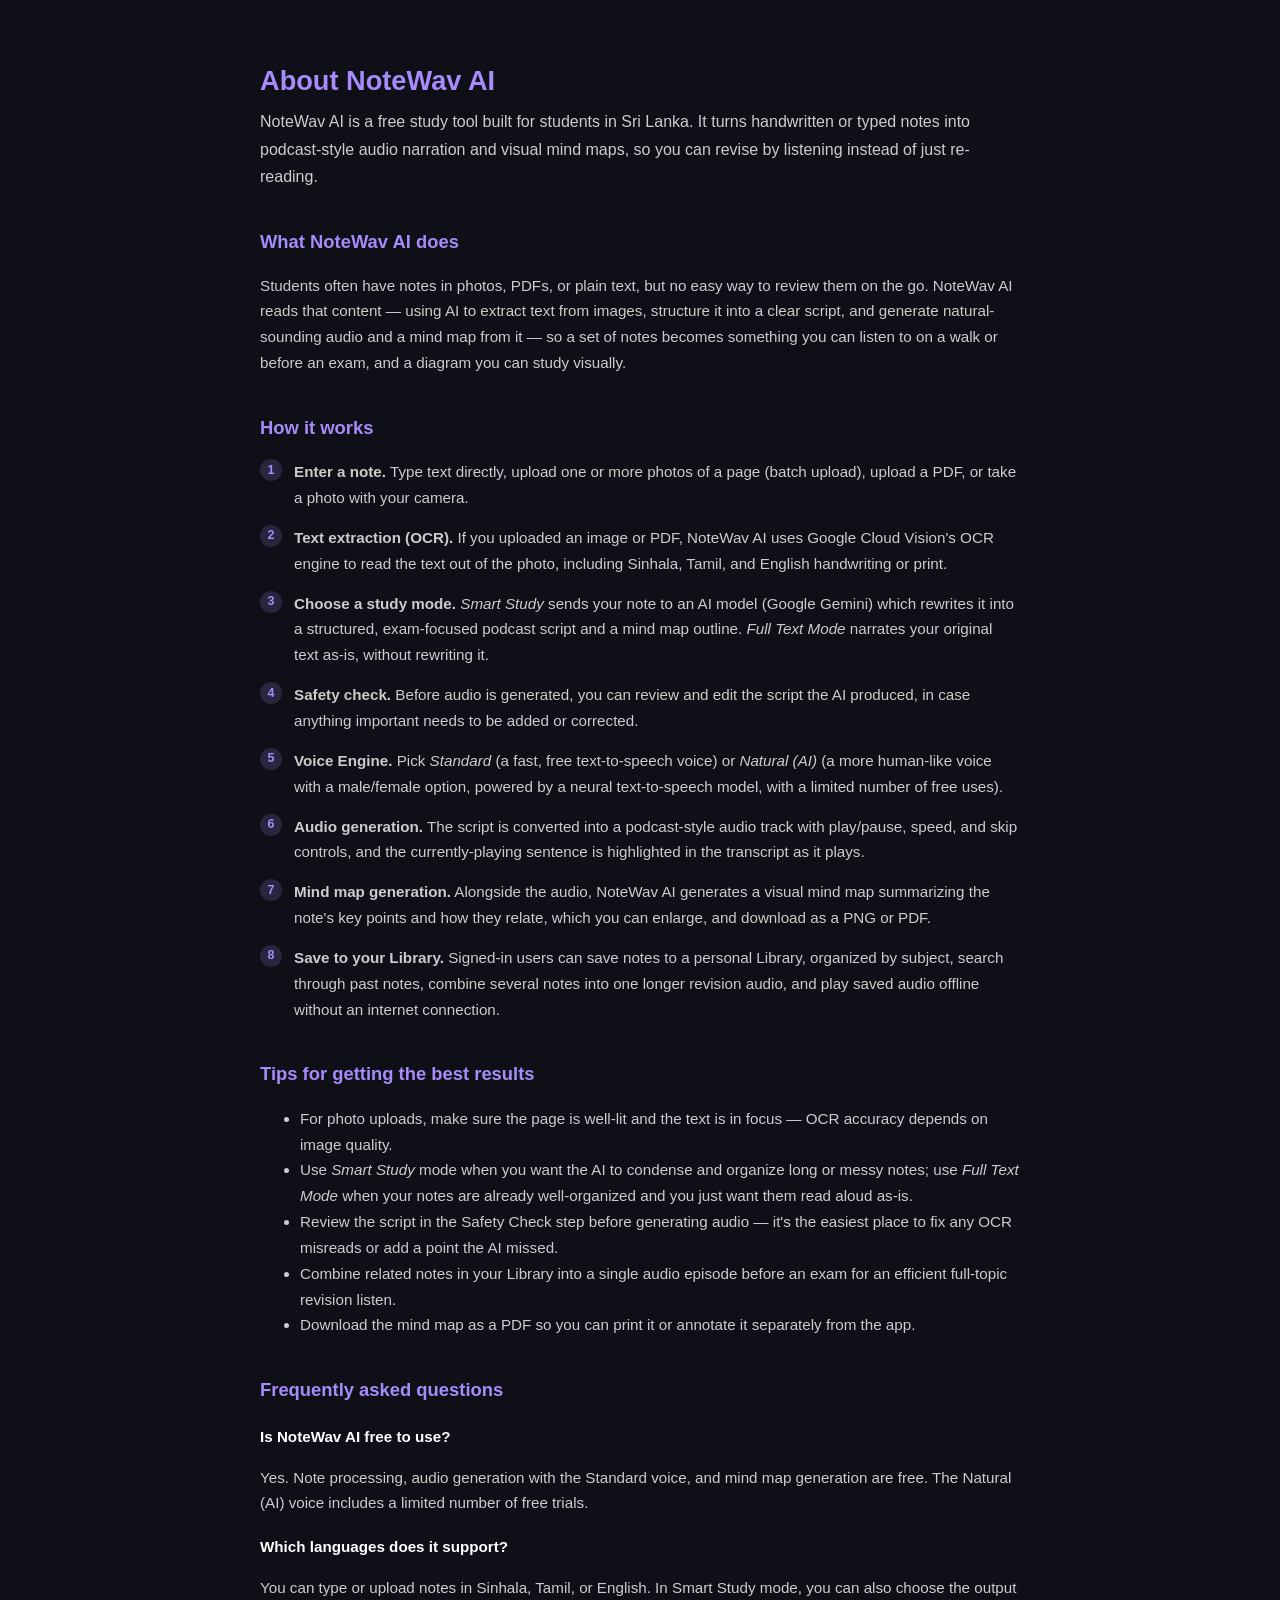
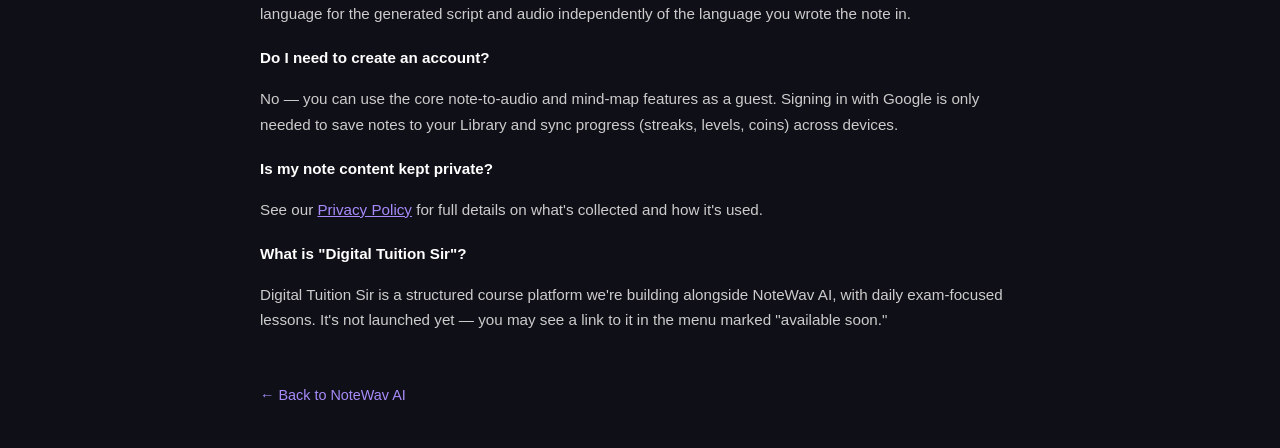
<file: templates/about.html>
<!DOCTYPE html>
<html lang="en">
<head>
    <meta charset="UTF-8">
    <meta name="viewport" content="width=device-width, initial-scale=1.0">
    <title>About NoteWav AI — How It Works</title>
    <meta name="description" content="NoteWav AI turns study notes into podcast-style audio and mind maps using OCR and AI. Learn how Smart Study mode, Full Text mode, and the Voice Engine work, plus tips and FAQs.">
    <meta property="og:title" content="About NoteWav AI — How It Works">
    <meta property="og:description" content="NoteWav AI turns study notes into podcast-style audio and mind maps using OCR and AI. Learn how it works.">
    <meta property="og:type" content="website">
    <meta property="og:url" content="https://notewav.onrender.com/about">
    <link rel="icon" type="image/png" href="{{ url_for('static', filename='icons/icon-192.png') }}">
    <style>
        body { margin: 0; font-family: 'Segoe UI', Arial, sans-serif; background: #0f0f17; color: #e5e5e5; padding: 40px 20px; line-height: 1.7; }
        .wrap { max-width: 760px; margin: 0 auto; }
        h1 { color: #a78bfa; font-size: 1.7rem; margin-bottom: 4px; }
        .lede { color: #ccc; font-size: 1rem; margin-top: 0; }
        h2 { color: #a78bfa; font-size: 1.15rem; margin-top: 36px; }
        h3 { color: #d8c9ff; font-size: 1rem; margin-top: 22px; margin-bottom: 6px; }
        p, li { color: #ccc; font-size: 0.95rem; }
        a { color: #a78bfa; }
        .steps { counter-reset: step; list-style: none; padding: 0; }
        .steps li { counter-increment: step; padding-left: 34px; position: relative; margin-bottom: 14px; }
        .steps li::before {
            content: counter(step);
            position: absolute; left: 0; top: 0;
            width: 22px; height: 22px; border-radius: 50%;
            background: rgba(167, 139, 250, 0.18); color: #a78bfa;
            font-size: 0.78rem; font-weight: 700;
            display: flex; align-items: center; justify-content: center;
        }
        .faq-q { color: #fff; font-weight: 600; margin-top: 18px; margin-bottom: 4px; }
        .back { display: inline-block; margin-top: 34px; color: #a78bfa; text-decoration: none; font-size: 0.9rem; }
    </style>
</head>
<body>
    <div class="wrap">
        <h1>About NoteWav AI</h1>
        <p class="lede">NoteWav AI is a free study tool built for students in Sri Lanka. It turns handwritten or typed notes into podcast-style audio narration and visual mind maps, so you can revise by listening instead of just re-reading.</p>

        <h2>What NoteWav AI does</h2>
        <p>Students often have notes in photos, PDFs, or plain text, but no easy way to review them on the go. NoteWav AI reads that content — using AI to extract text from images, structure it into a clear script, and generate natural-sounding audio and a mind map from it — so a set of notes becomes something you can listen to on a walk or before an exam, and a diagram you can study visually.</p>

        <h2>How it works</h2>
        <ol class="steps">
            <li><strong>Enter a note.</strong> Type text directly, upload one or more photos of a page (batch upload), upload a PDF, or take a photo with your camera.</li>
            <li><strong>Text extraction (OCR).</strong> If you uploaded an image or PDF, NoteWav AI uses Google Cloud Vision's OCR engine to read the text out of the photo, including Sinhala, Tamil, and English handwriting or print.</li>
            <li><strong>Choose a study mode.</strong> <em>Smart Study</em> sends your note to an AI model (Google Gemini) which rewrites it into a structured, exam-focused podcast script and a mind map outline. <em>Full Text Mode</em> narrates your original text as-is, without rewriting it.</li>
            <li><strong>Safety check.</strong> Before audio is generated, you can review and edit the script the AI produced, in case anything important needs to be added or corrected.</li>
            <li><strong>Voice Engine.</strong> Pick <em>Standard</em> (a fast, free text-to-speech voice) or <em>Natural (AI)</em> (a more human-like voice with a male/female option, powered by a neural text-to-speech model, with a limited number of free uses).</li>
            <li><strong>Audio generation.</strong> The script is converted into a podcast-style audio track with play/pause, speed, and skip controls, and the currently-playing sentence is highlighted in the transcript as it plays.</li>
            <li><strong>Mind map generation.</strong> Alongside the audio, NoteWav AI generates a visual mind map summarizing the note's key points and how they relate, which you can enlarge, and download as a PNG or PDF.</li>
            <li><strong>Save to your Library.</strong> Signed-in users can save notes to a personal Library, organized by subject, search through past notes, combine several notes into one longer revision audio, and play saved audio offline without an internet connection.</li>
        </ol>

        <h2>Tips for getting the best results</h2>
        <ul>
            <li>For photo uploads, make sure the page is well-lit and the text is in focus — OCR accuracy depends on image quality.</li>
            <li>Use <em>Smart Study</em> mode when you want the AI to condense and organize long or messy notes; use <em>Full Text Mode</em> when your notes are already well-organized and you just want them read aloud as-is.</li>
            <li>Review the script in the Safety Check step before generating audio — it's the easiest place to fix any OCR misreads or add a point the AI missed.</li>
            <li>Combine related notes in your Library into a single audio episode before an exam for an efficient full-topic revision listen.</li>
            <li>Download the mind map as a PDF so you can print it or annotate it separately from the app.</li>
        </ul>

        <h2>Frequently asked questions</h2>

        <p class="faq-q">Is NoteWav AI free to use?</p>
        <p>Yes. Note processing, audio generation with the Standard voice, and mind map generation are free. The Natural (AI) voice includes a limited number of free trials.</p>

        <p class="faq-q">Which languages does it support?</p>
        <p>You can type or upload notes in Sinhala, Tamil, or English. In Smart Study mode, you can also choose the output language for the generated script and audio independently of the language you wrote the note in.</p>

        <p class="faq-q">Do I need to create an account?</p>
        <p>No — you can use the core note-to-audio and mind-map features as a guest. Signing in with Google is only needed to save notes to your Library and sync progress (streaks, levels, coins) across devices.</p>

        <p class="faq-q">Is my note content kept private?</p>
        <p>See our <a href="/privacy">Privacy Policy</a> for full details on what's collected and how it's used.</p>

        <p class="faq-q">What is "Digital Tuition Sir"?</p>
        <p>Digital Tuition Sir is a structured course platform we're building alongside NoteWav AI, with daily exam-focused lessons. It's not launched yet — you may see a link to it in the menu marked "available soon."</p>

        <a class="back" href="/">← Back to NoteWav AI</a>
    </div>
</body>
</html>
</file>
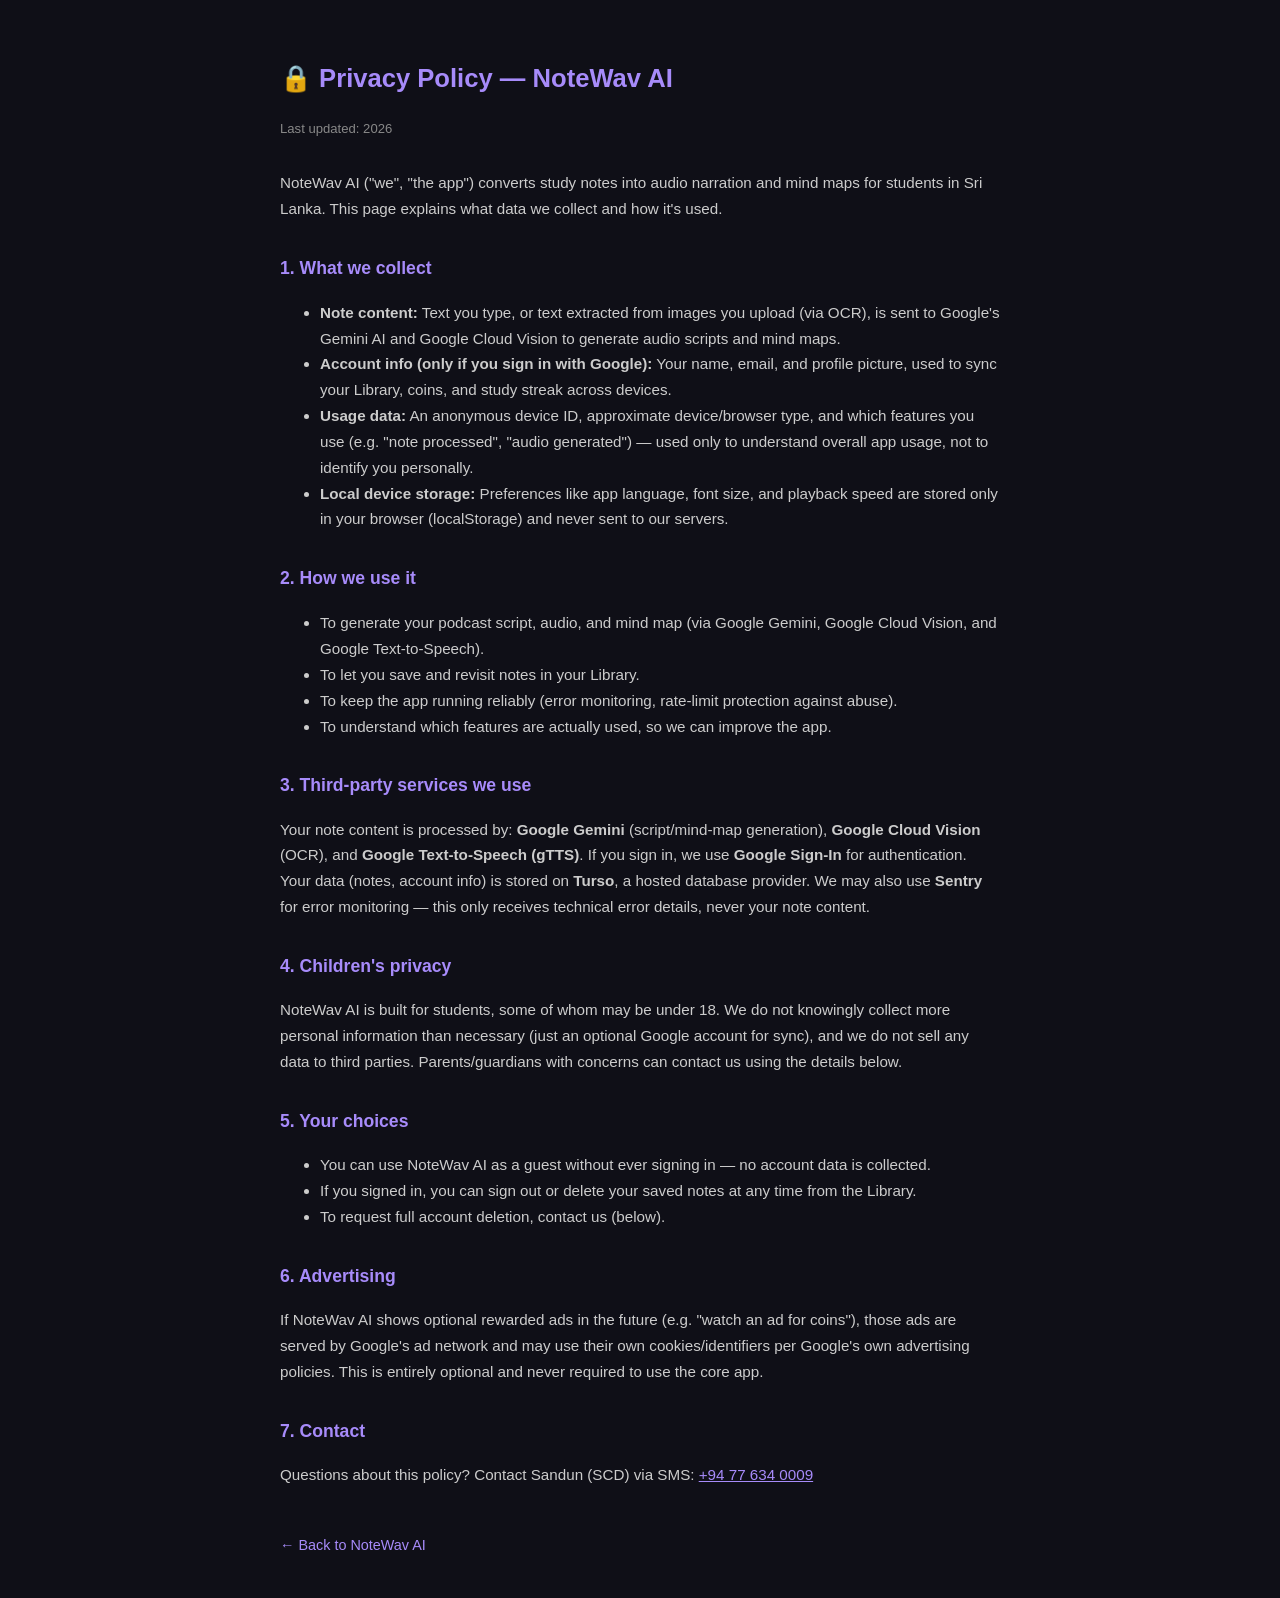
<file: templates/privacy.html>
<!DOCTYPE html>
<html lang="en">
<head>
    <meta charset="UTF-8">
    <meta name="viewport" content="width=device-width, initial-scale=1.0">
    <title>Privacy Policy - NoteWav AI</title>
    <style>
        body { margin: 0; font-family: 'Segoe UI', Arial, sans-serif; background: #0f0f17; color: #e5e5e5; padding: 40px 20px; line-height: 1.7; }
        .wrap { max-width: 720px; margin: 0 auto; }
        h1 { color: #a78bfa; font-size: 1.6rem; }
        h2 { color: #a78bfa; font-size: 1.1rem; margin-top: 32px; }
        p, li { color: #ccc; font-size: 0.95rem; }
        a { color: #a78bfa; }
        .updated { color: #888; font-size: 0.82rem; margin-bottom: 30px; }
        .back { display: inline-block; margin-top: 30px; color: #a78bfa; text-decoration: none; font-size: 0.9rem; }
    </style>
</head>
<body>
    <div class="wrap">
        <h1>🔒 Privacy Policy — NoteWav AI</h1>
        <p class="updated">Last updated: 2026</p>

        <p>NoteWav AI ("we", "the app") converts study notes into audio narration and mind maps for students in Sri Lanka. This page explains what data we collect and how it's used.</p>

        <h2>1. What we collect</h2>
        <ul>
            <li><strong>Note content:</strong> Text you type, or text extracted from images you upload (via OCR), is sent to Google's Gemini AI and Google Cloud Vision to generate audio scripts and mind maps.</li>
            <li><strong>Account info (only if you sign in with Google):</strong> Your name, email, and profile picture, used to sync your Library, coins, and study streak across devices.</li>
            <li><strong>Usage data:</strong> An anonymous device ID, approximate device/browser type, and which features you use (e.g. "note processed", "audio generated") — used only to understand overall app usage, not to identify you personally.</li>
            <li><strong>Local device storage:</strong> Preferences like app language, font size, and playback speed are stored only in your browser (localStorage) and never sent to our servers.</li>
        </ul>

        <h2>2. How we use it</h2>
        <ul>
            <li>To generate your podcast script, audio, and mind map (via Google Gemini, Google Cloud Vision, and Google Text-to-Speech).</li>
            <li>To let you save and revisit notes in your Library.</li>
            <li>To keep the app running reliably (error monitoring, rate-limit protection against abuse).</li>
            <li>To understand which features are actually used, so we can improve the app.</li>
        </ul>

        <h2>3. Third-party services we use</h2>
        <p>Your note content is processed by: <strong>Google Gemini</strong> (script/mind-map generation), <strong>Google Cloud Vision</strong> (OCR), and <strong>Google Text-to-Speech (gTTS)</strong>. If you sign in, we use <strong>Google Sign-In</strong> for authentication. Your data (notes, account info) is stored on <strong>Turso</strong>, a hosted database provider. We may also use <strong>Sentry</strong> for error monitoring — this only receives technical error details, never your note content.</p>

        <h2>4. Children's privacy</h2>
        <p>NoteWav AI is built for students, some of whom may be under 18. We do not knowingly collect more personal information than necessary (just an optional Google account for sync), and we do not sell any data to third parties. Parents/guardians with concerns can contact us using the details below.</p>

        <h2>5. Your choices</h2>
        <ul>
            <li>You can use NoteWav AI as a guest without ever signing in — no account data is collected.</li>
            <li>If you signed in, you can sign out or delete your saved notes at any time from the Library.</li>
            <li>To request full account deletion, contact us (below).</li>
        </ul>

        <h2>6. Advertising</h2>
        <p>If NoteWav AI shows optional rewarded ads in the future (e.g. "watch an ad for coins"), those ads are served by Google's ad network and may use their own cookies/identifiers per Google's own advertising policies. This is entirely optional and never required to use the core app.</p>

        <h2>7. Contact</h2>
        <p>Questions about this policy? Contact Sandun (SCD) via SMS: <a href="sms:+94776340009">+94 77 634 0009</a></p>

        <a class="back" href="/">← Back to NoteWav AI</a>
    </div>
</body>
</html>
</file>
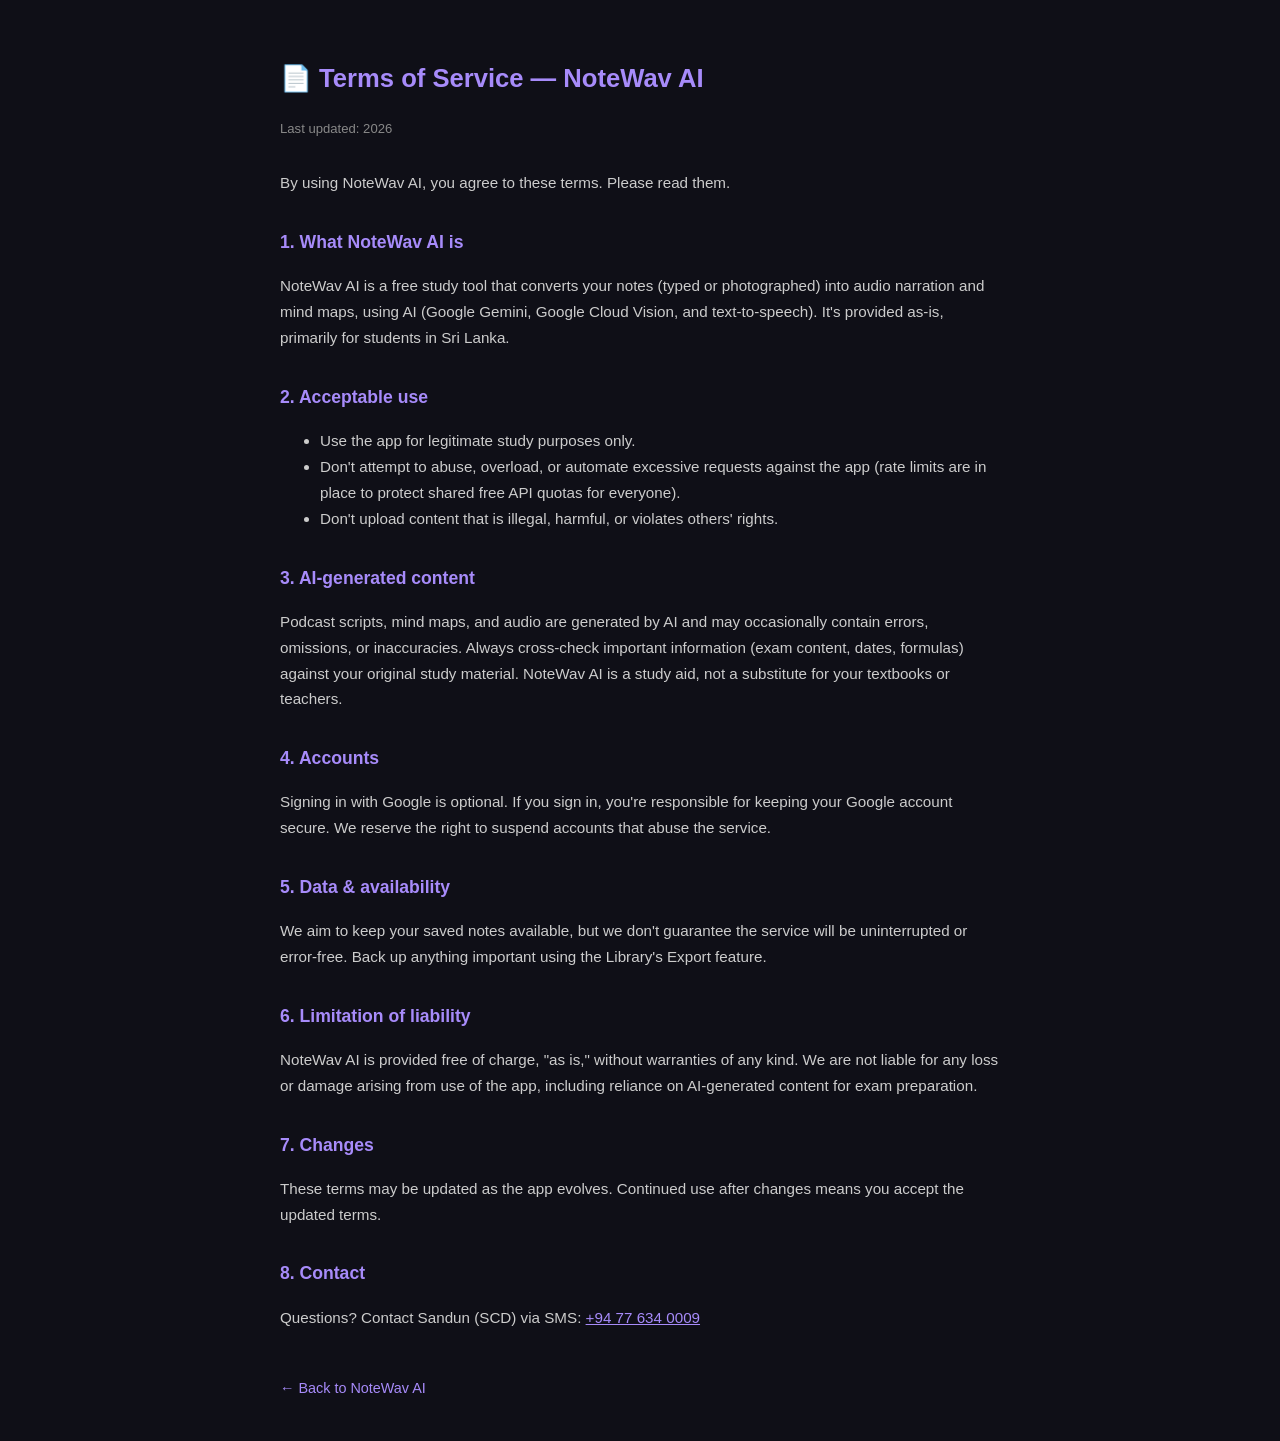
<file: templates/terms.html>
<!DOCTYPE html>
<html lang="en">
<head>
    <meta charset="UTF-8">
    <meta name="viewport" content="width=device-width, initial-scale=1.0">
    <title>Terms of Service - NoteWav AI</title>
    <style>
        body { margin: 0; font-family: 'Segoe UI', Arial, sans-serif; background: #0f0f17; color: #e5e5e5; padding: 40px 20px; line-height: 1.7; }
        .wrap { max-width: 720px; margin: 0 auto; }
        h1 { color: #a78bfa; font-size: 1.6rem; }
        h2 { color: #a78bfa; font-size: 1.1rem; margin-top: 32px; }
        p, li { color: #ccc; font-size: 0.95rem; }
        a { color: #a78bfa; }
        .updated { color: #888; font-size: 0.82rem; margin-bottom: 30px; }
        .back { display: inline-block; margin-top: 30px; color: #a78bfa; text-decoration: none; font-size: 0.9rem; }
    </style>
</head>
<body>
    <div class="wrap">
        <h1>📄 Terms of Service — NoteWav AI</h1>
        <p class="updated">Last updated: 2026</p>

        <p>By using NoteWav AI, you agree to these terms. Please read them.</p>

        <h2>1. What NoteWav AI is</h2>
        <p>NoteWav AI is a free study tool that converts your notes (typed or photographed) into audio narration and mind maps, using AI (Google Gemini, Google Cloud Vision, and text-to-speech). It's provided as-is, primarily for students in Sri Lanka.</p>

        <h2>2. Acceptable use</h2>
        <ul>
            <li>Use the app for legitimate study purposes only.</li>
            <li>Don't attempt to abuse, overload, or automate excessive requests against the app (rate limits are in place to protect shared free API quotas for everyone).</li>
            <li>Don't upload content that is illegal, harmful, or violates others' rights.</li>
        </ul>

        <h2>3. AI-generated content</h2>
        <p>Podcast scripts, mind maps, and audio are generated by AI and may occasionally contain errors, omissions, or inaccuracies. Always cross-check important information (exam content, dates, formulas) against your original study material. NoteWav AI is a study aid, not a substitute for your textbooks or teachers.</p>

        <h2>4. Accounts</h2>
        <p>Signing in with Google is optional. If you sign in, you're responsible for keeping your Google account secure. We reserve the right to suspend accounts that abuse the service.</p>

        <h2>5. Data & availability</h2>
        <p>We aim to keep your saved notes available, but we don't guarantee the service will be uninterrupted or error-free. Back up anything important using the Library's Export feature.</p>

        <h2>6. Limitation of liability</h2>
        <p>NoteWav AI is provided free of charge, "as is," without warranties of any kind. We are not liable for any loss or damage arising from use of the app, including reliance on AI-generated content for exam preparation.</p>

        <h2>7. Changes</h2>
        <p>These terms may be updated as the app evolves. Continued use after changes means you accept the updated terms.</p>

        <h2>8. Contact</h2>
        <p>Questions? Contact Sandun (SCD) via SMS: <a href="sms:+94776340009">+94 77 634 0009</a></p>

        <a class="back" href="/">← Back to NoteWav AI</a>
    </div>
</body>
</html>
</file>
